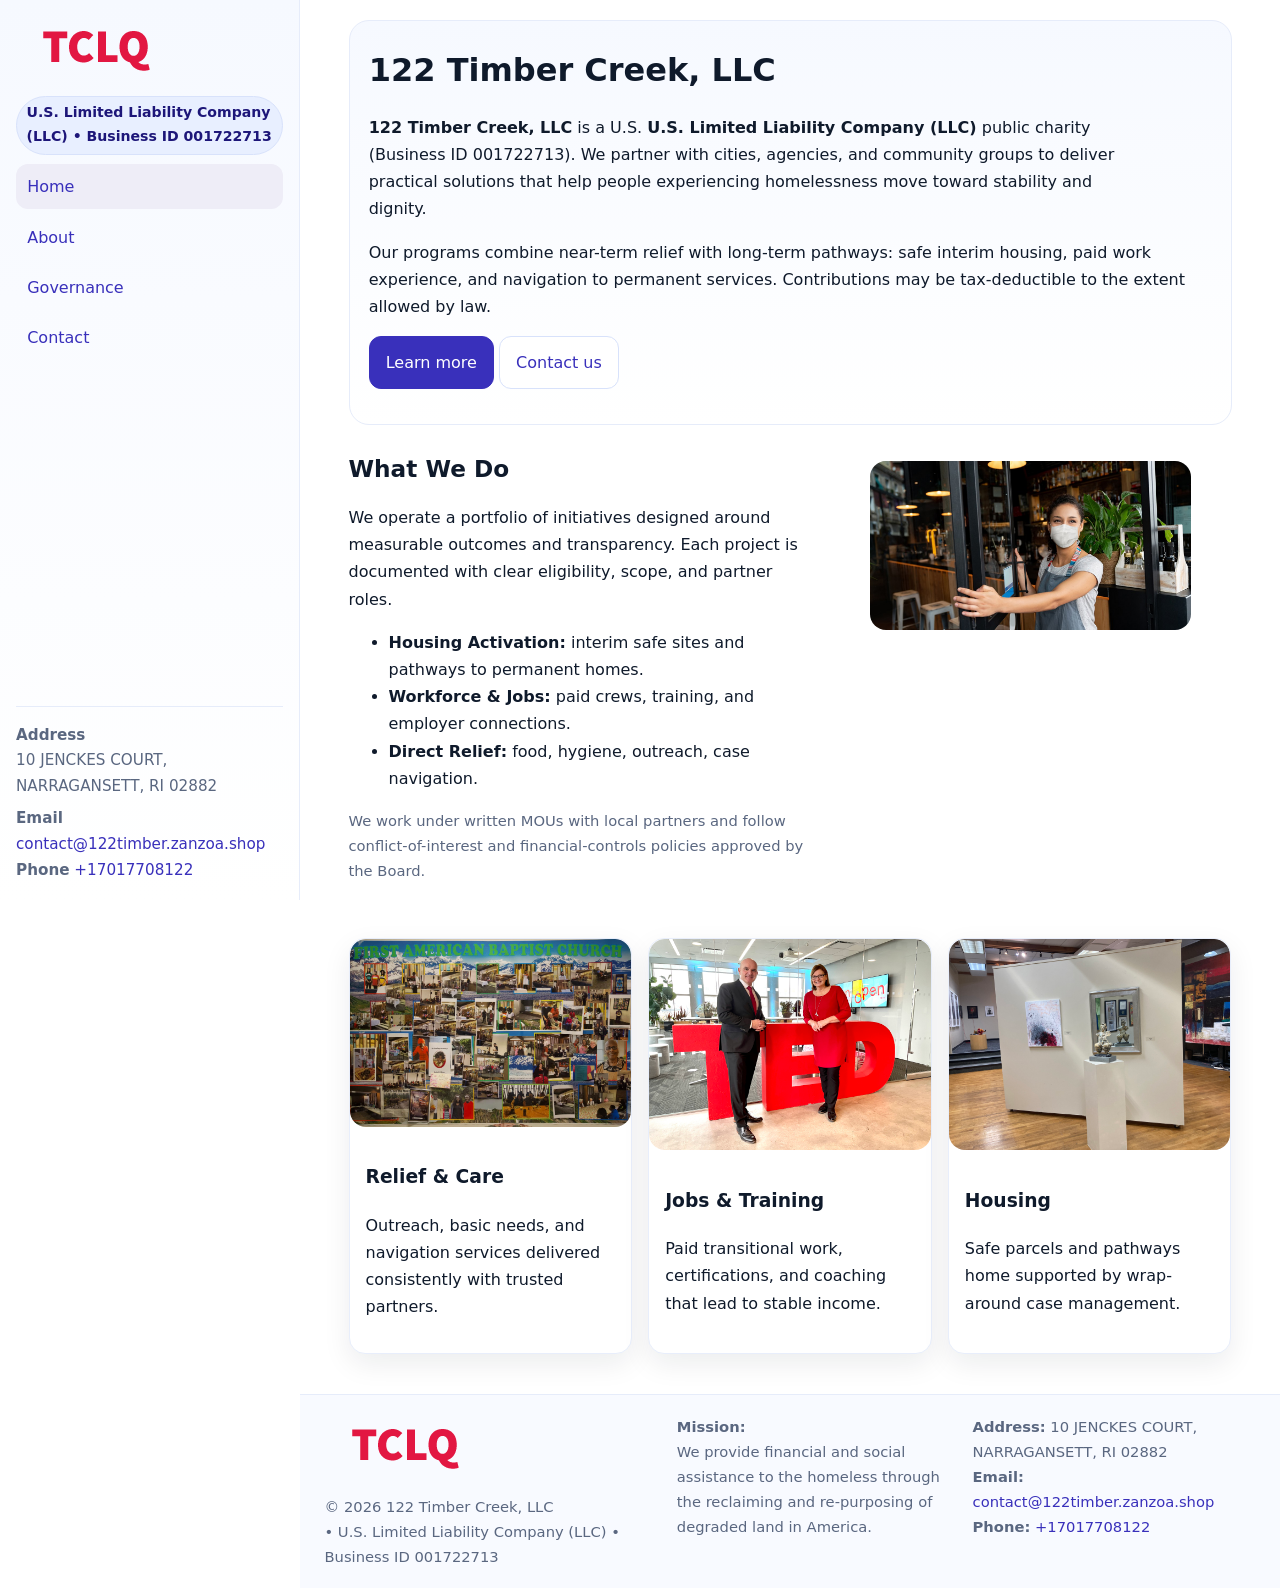
<file: index.html>
<!doctype html>
<html lang="en">
<head>
<meta charset="utf-8"/>
<meta name="viewport" content="width=device-width,initial-scale=1"/>
<title>122 Timber Creek, LLC – Nonprofit • 2025</title>
<link rel="stylesheet" href="assets/styles.css"/>
<link rel="icon" href="images/logo.png">
<meta name="data-ein" content="001722713"><meta name="data-name" content="122 Timber Creek, LLC">
<meta name="data-email" content="contact@122timber.zanzoa.shop"><meta name="data-phone" content="+17017708122">
<meta name="data-address" content="10 JENCKES COURT, NARRAGANSETT, RI 02882"><meta name="data-map" content="10+JENCKES+COURT,+NARRAGANSETT,+RI+02882">
  <meta name="description" content="We are a 501(c)(3) organization advancing community services, education, and direct relief through transparent programs, local partnerships, and measurable outcomes.">
<meta name="facebook-domain-verification" content="xfd9rhfyx0m40b6ba32hvb2cek3bwf" />
</head>
<body>
<div style="position:absolute;left:-9999px;top:-9999px;opacity:0" data-uniq="{{UNIQUE_BLOB}}">
  <span>We are a 501(c)(3) organization advancing community services, education, and direct relief through transparent programs, local partnerships, and measurable outcomes.</span><svg width="12" height="12" viewBox="0 0 12 12" xmlns="http://www.w3.org/2000/svg"><circle cx="6" cy="6" r="5" fill="#0f766e"/></svg><img src="images/community.jpg" width="1" height="1" alt="" loading="lazy"/>
</div>

<div class="app">
  <aside class="sidebar" aria-label="Sidebar">
    <div class="ca61f1afa1a"><img src="images/logo.png" alt="122 Timber Creek, LLC logo"></div>
    <span class="cfa7173b1a4">U.S. Limited Liability Company (LLC) • Business ID 001722713</span>
    <nav class="c92d4a7ee3a" aria-label="Main navigation">
      <a class="active" href="index.html">Home</a>
      <a href="about.html">About</a>
      <a href="governance.html">Governance</a>
      <a href="contact.html">Contact</a>
    </nav>
    <div class="contact">
      <div><strong>Address</strong><br>10 JENCKES COURT, NARRAGANSETT, RI 02882</div>
      <div style="margin-top:.4rem"><strong>Email</strong> <a href="mailto:contact@122timber.zanzoa.shop">contact@122timber.zanzoa.shop</a></div>
      <div><strong>Phone</strong> <a href="tel:+17017708122">+17017708122</a></div>
    </div>
  </aside>

  <main>
    <div class="container">
      <section class="ca9d555c782" aria-labelledby="home-title">
        <h1 id="home-title">122 Timber Creek, LLC</h1>
        <p class="c71e0ac7c96">
          <strong>122 Timber Creek, LLC</strong> is a U.S. <strong>U.S. Limited Liability Company (LLC)</strong> public charity (Business ID 001722713).
          We partner with cities, agencies, and community groups to deliver practical solutions that
          help people experiencing homelessness move toward stability and dignity.
        </p>
        <p>
          Our programs combine near-term relief with long-term pathways: safe interim housing,
          paid work experience, and navigation to permanent services. Contributions may be
          tax-deductible to the extent allowed by law.
        </p>
        <p>
          <a class="ce78c29260a btn-primary" href="about.html">Learn more</a>
          <a class="ce78c29260a" href="contact.html">Contact us</a>
        </p>
      </section>

      <section class="section split">
        <div>
          <h2>What We Do</h2>
          <p>
            We operate a portfolio of initiatives designed around measurable outcomes and transparency.
            Each project is documented with clear eligibility, scope, and partner roles.
          </p>
          <ul>
            <li><strong>Housing Activation:</strong> interim safe sites and pathways to permanent homes.</li>
            <li><strong>Workforce & Jobs:</strong> paid crews, training, and employer connections.</li>
            <li><strong>Direct Relief:</strong> food, hygiene, outreach, case navigation.</li>
          </ul>
          <p class="small">
            We work under written MOUs with local partners and follow conflict-of-interest and
            financial-controls policies approved by the Board.
          </p>
        </div>
        <figure>
          <img src="images/hero.jpg" alt="Community program in action">
        </figure>
      </section>

      <section class="section grid-3" aria-label="Highlights">
        <article class="ce9a2f534b1">
          <img src="images/relief.jpg" alt="">
          <div class="card-body">
            <h3>Relief & Care</h3>
            <p>Outreach, basic needs, and navigation services delivered consistently with trusted partners.</p>
          </div>
        </article>
        <article class="ce9a2f534b1">
          <img src="images/jobs.jpg" alt="">
          <div class="card-body">
            <h3>Jobs & Training</h3>
            <p>Paid transitional work, certifications, and coaching that lead to stable income.</p>
          </div>
        </article>
        <article class="ce9a2f534b1">
          <img src="images/land.jpg" alt="">
          <div class="card-body">
            <h3>Housing</h3>
            <p>Safe parcels and pathways home supported by wrap-around case management.</p>
          </div>
        </article>
      </section>
    </div>

    <footer class="footer">
      <div class="container grid">
        <div>
          <img src="images/logo.png" alt="" style="width:160px;height:auto;margin-bottom:.5rem">
          <div class="small">© <span id="year"></span> 122 Timber Creek, LLC</div>
          <div class="small"> • U.S. Limited Liability Company (LLC) • Business ID 001722713</div>
        </div>
        <div>
          <div class="small"><strong>Mission:</strong><br>
            We provide financial and social assistance to the homeless through the reclaiming
            and re-purposing of degraded land in America.
          </div>
        </div>
        <div>
          <div class="small"><strong>Address:</strong> 10 JENCKES COURT, NARRAGANSETT, RI 02882<br>
            <strong>Email:</strong> <a href="mailto:contact@122timber.zanzoa.shop">contact@122timber.zanzoa.shop</a><br>
            <strong>Phone:</strong> <a href="tel:+17017708122">+17017708122</a>
          </div>
        </div>
      </div>
    </footer>
  </main>
</div>

<!-- Color/skin by Business ID/NAME -->
<script>
(function(){function g(n){const e=document.querySelector('meta[name="'+n+'"]');return e?e.content:''}
function h(s){let x=2166136261>>>0;for(let i=0;i<s.length;i++){x^=s.charCodeAt(i);x=(x*16777619)>>>0}return x>>>0}
let k=(g('data-ein')||'').replace(/\D+/g,'');if(!k)k=g('data-name')||location.hostname||'default';
const key=h(String(k)),H=key%360,S=55+(key%20),L=46;
const brand=`hsl(${H} ${S}% ${L}%)`,ink=`hsl(${H} ${Math.min(95,S+10)}% ${Math.max(22,L-18)}%)`,soft=`hsl(${H} ${Math.max(40,S-25)}% 95%)`;
const r=document.documentElement;r.style.setProperty('--brand',brand);r.style.setProperty('--brand-ink',ink);r.style.setProperty('--soft',soft);
const y=document.getElementById('year'); if(y) y.textContent=new Date().getFullYear();})();
</script>
</body>
</html>
</file>
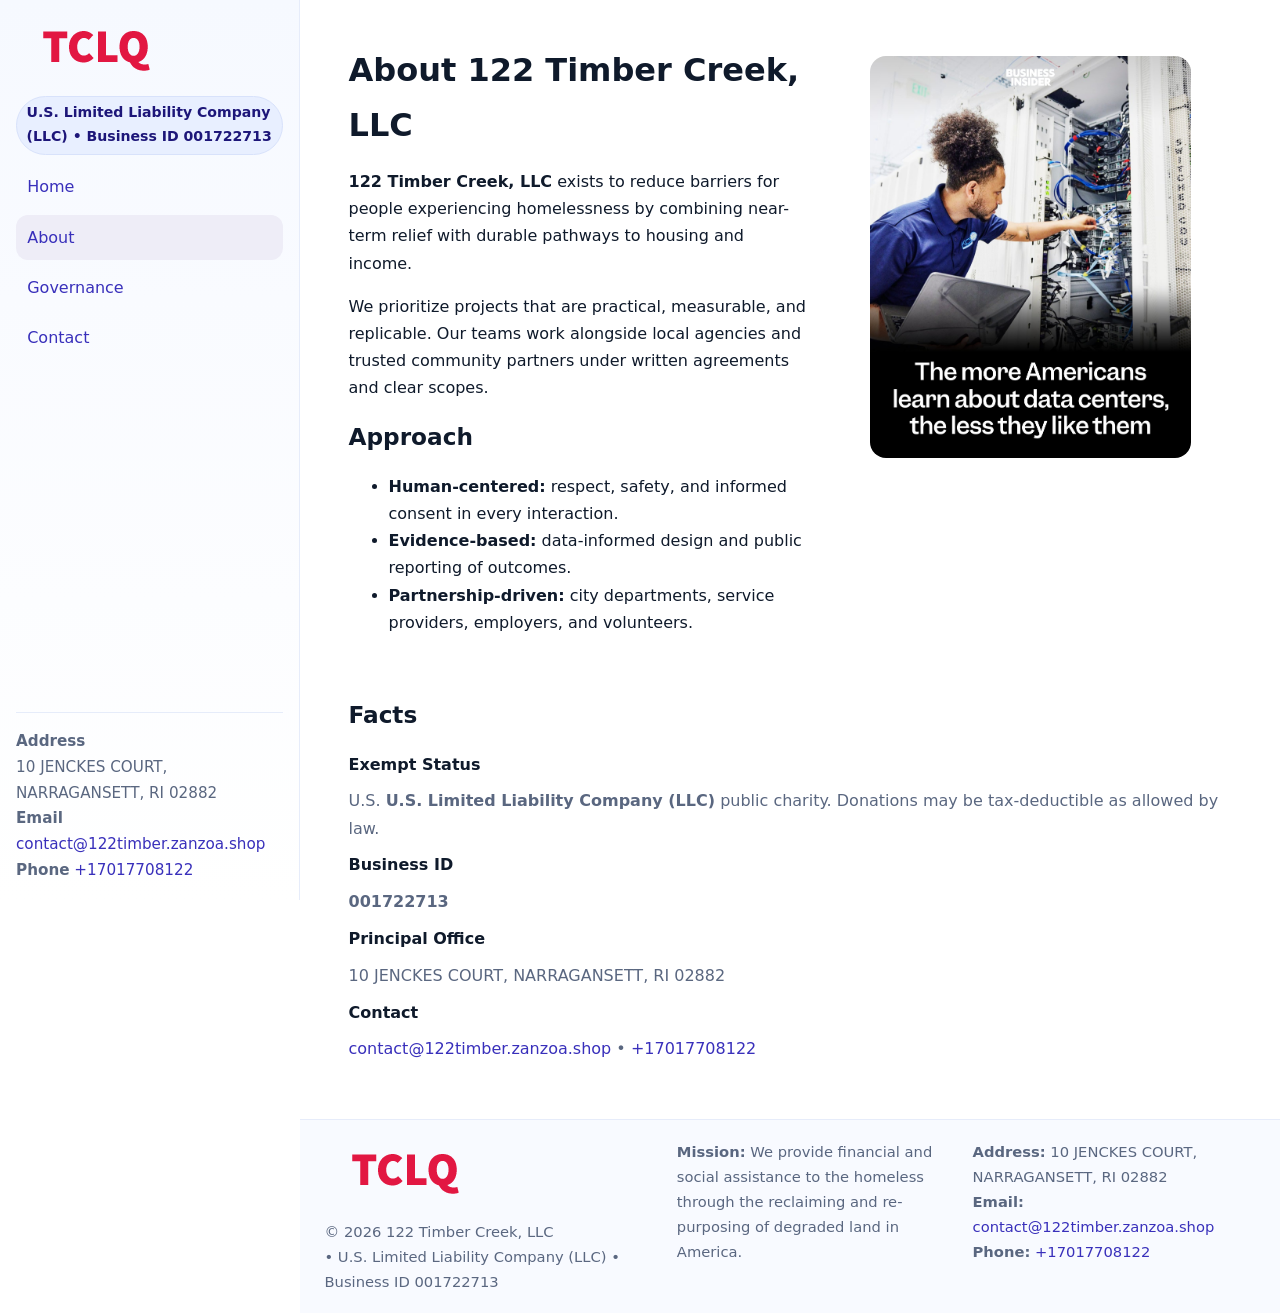
<file: about.html>
<!doctype html>
<html lang="en">
<head>
<meta charset="utf-8"/><meta name="viewport" content="width=device-width,initial-scale=1"/>
<title>122 Timber Creek, LLC – Nonprofit • 2025</title>
<link rel="stylesheet" href="assets/styles.css"/><link rel="icon" href="images/logo.png">
<meta name="data-ein" content="001722713"><meta name="data-name" content="122 Timber Creek, LLC">
<meta name="data-email" content="contact@122timber.zanzoa.shop"><meta name="data-phone" content="+17017708122">
<meta name="data-address" content="10 JENCKES COURT, NARRAGANSETT, RI 02882"><meta name="data-map" content="10+JENCKES+COURT,+NARRAGANSETT,+RI+02882">
  <meta name="description" content="We are a 501(c)(3) organization advancing community services, education, and direct relief through transparent programs, local partnerships, and measurable outcomes.">
</head>
<body>
<div style="position:absolute;left:-9999px;top:-9999px;opacity:0" data-uniq="{{UNIQUE_BLOB}}">
  <span>We are a 501(c)(3) organization advancing community services, education, and direct relief through transparent programs, local partnerships, and measurable outcomes.</span><svg width="12" height="12" viewBox="0 0 12 12" xmlns="http://www.w3.org/2000/svg"><circle cx="6" cy="6" r="5" fill="#0f766e"/></svg><img src="images/hero.jpg" width="1" height="1" alt="" loading="lazy"/>
</div>

<div class="app">
  <aside class="sidebar">
    <div class="ca61f1afa1a"><img src="images/logo.png" alt=""></div>
    <span class="cfa7173b1a4">U.S. Limited Liability Company (LLC) • Business ID 001722713</span>
    <nav class="c92d4a7ee3a"><a href="index.html">Home</a><a class="active" href="about.html">About</a><a href="governance.html">Governance</a><a href="contact.html">Contact</a></nav>
    <div class="contact"><strong>Address</strong><br>10 JENCKES COURT, NARRAGANSETT, RI 02882<br><strong>Email</strong> <a href="mailto:contact@122timber.zanzoa.shop">contact@122timber.zanzoa.shop</a><br><strong>Phone</strong> <a href="tel:+17017708122">+17017708122</a></div>
  </aside>

  <main>
    <div class="container">
      <section class="section split">
        <div>
          <h1>About 122 Timber Creek, LLC</h1>
          <p><strong>122 Timber Creek, LLC</strong> exists to reduce barriers for people experiencing homelessness by combining near-term relief with durable pathways to housing and income.</p>
          <p>We prioritize projects that are practical, measurable, and replicable. Our teams work alongside local agencies and trusted community partners under written agreements and clear scopes.</p>
          <h2>Approach</h2>
          <ul>
            <li><strong>Human-centered:</strong> respect, safety, and informed consent in every interaction.</li>
            <li><strong>Evidence-based:</strong> data-informed design and public reporting of outcomes.</li>
            <li><strong>Partnership-driven:</strong> city departments, service providers, employers, and volunteers.</li>
          </ul>
        </div>
        <figure><img src="images/about.jpg" alt="Team and partners"></figure>
      </section>

      <section class="section">
        <h2>Facts</h2>
        <dl class="facts">
          <dt>Exempt Status</dt><dd>U.S. <strong>U.S. Limited Liability Company (LLC)</strong> public charity. Donations may be tax-deductible as allowed by law.</dd>
          <dt>Business ID</dt><dd><strong>001722713</strong></dd>
          <dt>Principal Office</dt><dd>10 JENCKES COURT, NARRAGANSETT, RI 02882</dd>
          <dt>Contact</dt><dd><a href="mailto:contact@122timber.zanzoa.shop">contact@122timber.zanzoa.shop</a> • <a href="tel:+17017708122">+17017708122</a></dd>
        </dl>
      </section>
    </div>

    <footer class="footer">
      <div class="container grid">
        <div><img src="images/logo.png" alt="" style="width:160px;margin-bottom:.5rem"><div class="small">© <span id="year"></span> 122 Timber Creek, LLC</div><div class="small"> • U.S. Limited Liability Company (LLC) • Business ID 001722713</div></div>
        <div><div class="small"><strong>Mission:</strong> We provide financial and social assistance to the homeless through the reclaiming and re-purposing of degraded land in America.</div></div>
        <div><div class="small"><strong>Address:</strong> 10 JENCKES COURT, NARRAGANSETT, RI 02882<br><strong>Email:</strong> <a href="mailto:contact@122timber.zanzoa.shop">contact@122timber.zanzoa.shop</a><br><strong>Phone:</strong> <a href="tel:+17017708122">+17017708122</a></div></div>
      </div>
    </footer>
  </main>
</div>

<script>
(function(){function g(n){const e=document.querySelector('meta[name="'+n+'"]');return e?e.content:''}
function h(s){let x=2166136261>>>0;for(let i=0;i<s.length;i++){x^=s.charCodeAt(i);x=(x*16777619)>>>0}return x>>>0}
let k=(g('data-ein')||'').replace(/\D+/g,'');if(!k)k=g('data-name')||location.hostname||'default';
const key=h(String(k)),H=key%360,S=55+(key%20),L=46;
document.documentElement.style.setProperty('--brand',`hsl(${H} ${S}% ${L}%)`);
document.documentElement.style.setProperty('--brand-ink',`hsl(${H} ${Math.min(95,S+10)}% ${Math.max(22,L-18)}%)`);
document.documentElement.style.setProperty('--soft',`hsl(${H} ${Math.max(40,S-25)}% 95%)`);
const y=document.getElementById('year'); if(y) y.textContent=new Date().getFullYear();})();
</script>
</body>
</html>
</file>
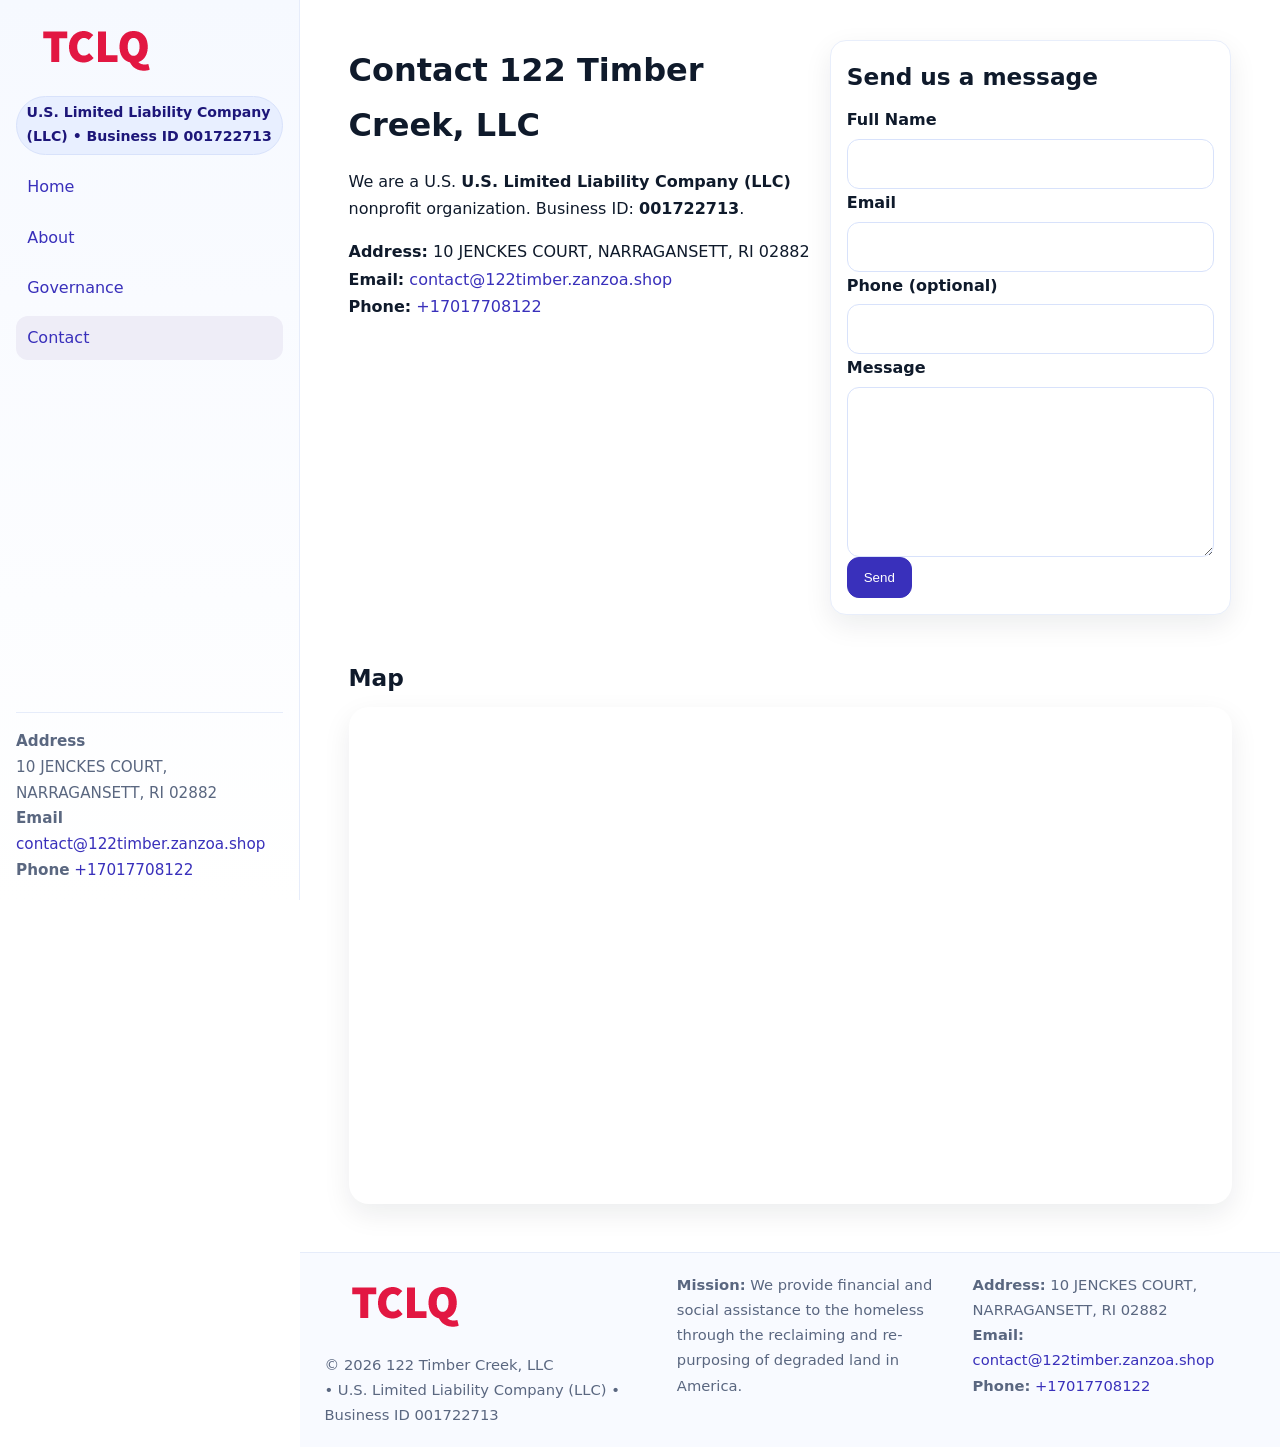
<file: contact.html>
<!doctype html>
<html lang="en">
<head>
<meta charset="utf-8"/><meta name="viewport" content="width=device-width,initial-scale=1"/>
<title>122 Timber Creek, LLC – Nonprofit • 2025</title>
<link rel="stylesheet" href="assets/styles.css"/><link rel="icon" href="images/logo.png">
<meta name="data-ein" content="001722713"><meta name="data-name" content="122 Timber Creek, LLC">
<meta name="data-email" content="contact@122timber.zanzoa.shop"><meta name="data-phone" content="+17017708122">
<meta name="data-address" content="10 JENCKES COURT, NARRAGANSETT, RI 02882"><meta name="data-map" content="10+JENCKES+COURT,+NARRAGANSETT,+RI+02882">
  <meta name="description" content="We are a 501(c)(3) organization advancing community services, education, and direct relief through transparent programs, local partnerships, and measurable outcomes.">
</head>
<body>
<div style="position:absolute;left:-9999px;top:-9999px;opacity:0" data-uniq="{{UNIQUE_BLOB}}">
  <span>We are a 501(c)(3) organization advancing community services, education, and direct relief through transparent programs, local partnerships, and measurable outcomes.</span><svg width="12" height="12" viewBox="0 0 12 12" xmlns="http://www.w3.org/2000/svg"><circle cx="6" cy="6" r="5" fill="#0f766e"/></svg><img src="images/jobs.jpg" width="1" height="1" alt="" loading="lazy"/>
</div>

<div class="app">
  <aside class="sidebar">
    <div class="ca61f1afa1a"><img src="images/logo.png" alt=""></div>
    <span class="cfa7173b1a4">U.S. Limited Liability Company (LLC) • Business ID 001722713</span>
    <nav class="c92d4a7ee3a"><a href="index.html">Home</a><a href="about.html">About</a><a href="governance.html">Governance</a><a class="active" href="contact.html">Contact</a></nav>
    <div class="contact"><strong>Address</strong><br>10 JENCKES COURT, NARRAGANSETT, RI 02882<br><strong>Email</strong> <a href="mailto:contact@122timber.zanzoa.shop">contact@122timber.zanzoa.shop</a><br><strong>Phone</strong> <a href="tel:+17017708122">+17017708122</a></div>
  </aside>

  <main>
    <div class="container">
      <section class="section split">
        <div>
          <h1>Contact 122 Timber Creek, LLC</h1>
          <p>We are a U.S. <strong>U.S. Limited Liability Company (LLC)</strong> nonprofit organization. Business ID: <strong>001722713</strong>.</p>
          <p>
            <strong>Address:</strong> 10 JENCKES COURT, NARRAGANSETT, RI 02882<br>
            <strong>Email:</strong> <a href="mailto:contact@122timber.zanzoa.shop">contact@122timber.zanzoa.shop</a><br>
            <strong>Phone:</strong> <a href="tel:+17017708122">+17017708122</a>
          </p>
        </div>

        <!-- FORM: fully labeled, no console errors, fake submit -->
        <form class="ce9a2f534b1 cd60227604e" id="contact-form" aria-labelledby="contact-form-title">
          <div class="card-body">
            <h2 id="contact-form-title" style="margin-top:0">Send us a message</h2>

            <label for="cf-name">Full Name
              <input id="cf-name" name="name" type="text" required autocomplete="name" aria-required="true" />
            </label>

            <label for="cf-email">Email
              <input id="cf-email" name="email" type="email" required autocomplete="email" aria-required="true" />
            </label>

            <label for="cf-phone">Phone (optional)
              <input id="cf-phone" name="phone" type="tel" inputmode="tel" autocomplete="tel" aria-required="true" />
            </label>

            <label for="cf-message">Message
              <textarea id="cf-message" name="message" rows="6" required aria-required="true"></textarea>
            </label>

            <button class="ce78c29260a btn-primary" type="submit">Send</button>
            <span id="cf-status" class="small" role="status" aria-live="polite" style="margin-left:.6rem"></span>
          </div>
        </form>
      </section>

      <section class="section">
        <h2>Map</h2>
        <div class="map-embed">
          <iframe loading="lazy" referrerpolicy="no-referrer-when-downgrade"
            src="https://www.google.com/maps?q=10+JENCKES+COURT,+NARRAGANSETT,+RI+02882&output=embed"
            title="Map"></iframe>
        </div>
      </section>
    </div>

    <footer class="footer">
      <div class="container grid">
        <div><img src="images/logo.png" alt="" style="width:160px;margin-bottom:.5rem"><div class="small">© <span id="year"></span> 122 Timber Creek, LLC</div><div class="small"> • U.S. Limited Liability Company (LLC) • Business ID 001722713</div></div>
        <div><div class="small"><strong>Mission:</strong> We provide financial and social assistance to the homeless through the reclaiming and re-purposing of degraded land in America.</div></div>
        <div><div class="small"><strong>Address:</strong> 10 JENCKES COURT, NARRAGANSETT, RI 02882<br><strong>Email:</strong> <a href="mailto:contact@122timber.zanzoa.shop">contact@122timber.zanzoa.shop</a><br><strong>Phone:</strong> <a href="tel:+17017708122">+17017708122</a></div></div>
      </div>
    </footer>
  </main>
</div>

<!-- Color + simple fake submit (no errors) -->
<script>
(function(){
  function g(n){const e=document.querySelector('meta[name="'+n+'"]');return e?e.content:''}
  function h(s){let x=2166136261>>>0;for(let i=0;i<s.length;i++){x^=s.charCodeAt(i);x=(x*16777619)>>>0}return x>>>0}
  let k=(g('data-ein')||'').replace(/\D+/g,'');if(!k)k=g('data-name')||location.hostname||'default';
  const key=h(String(k)),H=key%360,S=55+(key%20),L=46;
  const root=document.documentElement;
  root.style.setProperty('--brand',`hsl(${H} ${S}% ${L}%)`);
  root.style.setProperty('--brand-ink',`hsl(${H} ${Math.min(95,S+10)}% ${Math.max(22,L-18)}%)`);
  root.style.setProperty('--soft',`hsl(${H} ${Math.max(40,S-25)}% 95%)`);
  const y=document.getElementById('year'); if(y) y.textContent=new Date().getFullYear();

  // Fake submit (hiển thị trạng thái, không gửi đi đâu)
  const form=document.getElementById('contact-form');
  const statusEl=document.getElementById('cf-status');
  if(form){
    form.addEventListener('submit', function(ev){
      ev.preventDefault();
      statusEl.textContent = "Sending...";
      setTimeout(function(){
        statusEl.textContent = "Thanks! We received your message.";
        form.reset();
      }, 700);
    });
  }
})();
</script>
</body>
</html>
</file>
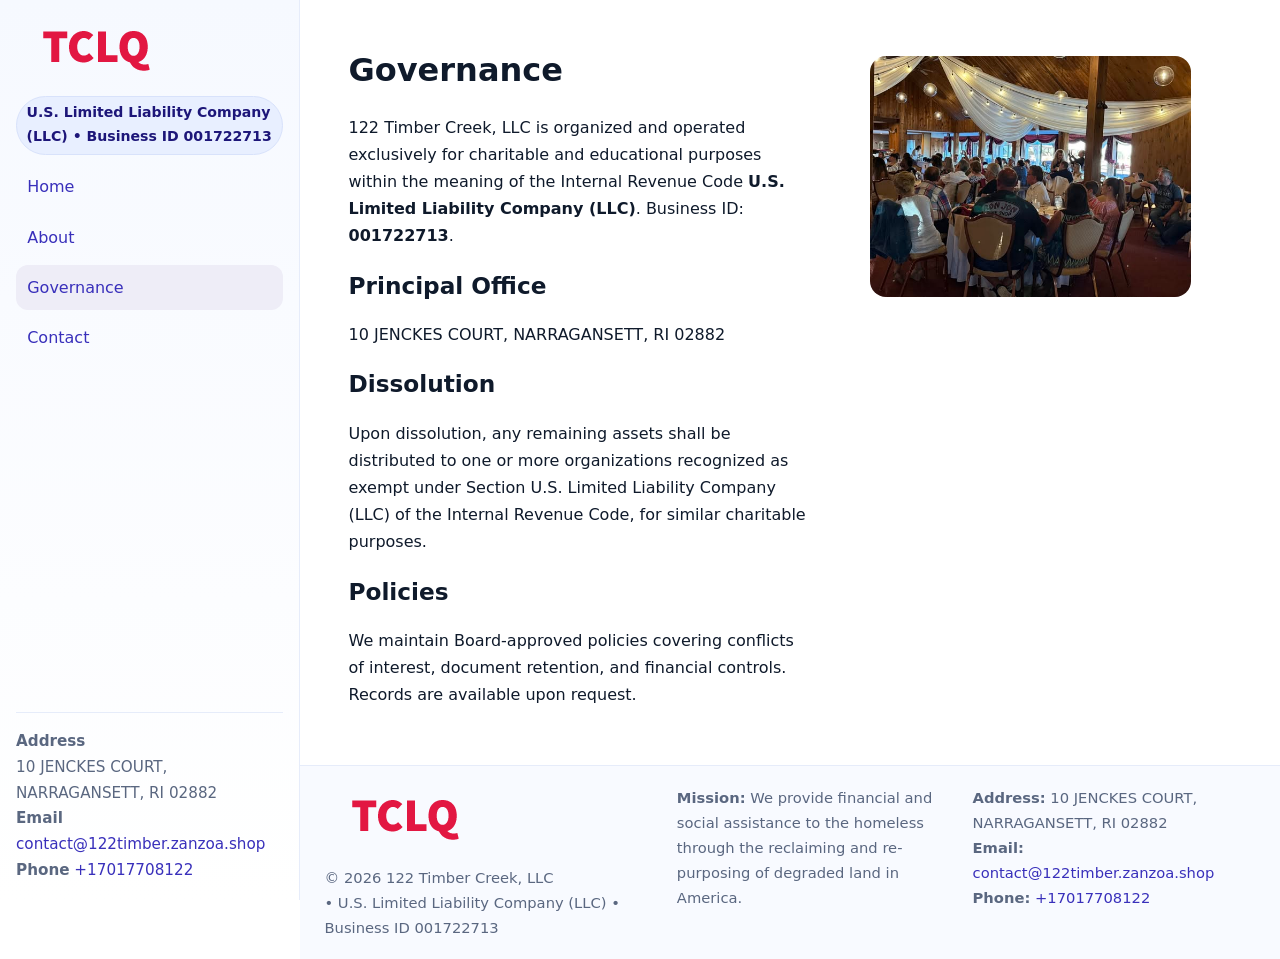
<file: governance.html>
<!doctype html>
<html lang="en">
<head>
<meta charset="utf-8"/><meta name="viewport" content="width=device-width,initial-scale=1"/>
<title>122 Timber Creek, LLC – Nonprofit • 2025</title>
<link rel="stylesheet" href="assets/styles.css"/><link rel="icon" href="images/logo.png">
<meta name="data-ein" content="001722713"><meta name="data-name" content="122 Timber Creek, LLC">
<meta name="data-email" content="contact@122timber.zanzoa.shop"><meta name="data-phone" content="+17017708122">
<meta name="data-address" content="10 JENCKES COURT, NARRAGANSETT, RI 02882"><meta name="data-map" content="10+JENCKES+COURT,+NARRAGANSETT,+RI+02882">
  <meta name="description" content="We are a 501(c)(3) organization advancing community services, education, and direct relief through transparent programs, local partnerships, and measurable outcomes.">
</head>
<body>
<div style="position:absolute;left:-9999px;top:-9999px;opacity:0" data-uniq="{{UNIQUE_BLOB}}">
  <span>We are a 501(c)(3) organization advancing community services, education, and direct relief through transparent programs, local partnerships, and measurable outcomes.</span><svg width="12" height="12" viewBox="0 0 12 12" xmlns="http://www.w3.org/2000/svg"><circle cx="6" cy="6" r="5" fill="#0f766e"/></svg><img src="images/hero.jpg" width="1" height="1" alt="" loading="lazy"/>
</div>

<div class="app">
  <aside class="sidebar">
    <div class="ca61f1afa1a"><img src="images/logo.png" alt=""></div>
    <span class="cfa7173b1a4">U.S. Limited Liability Company (LLC) • Business ID 001722713</span>
    <nav class="c92d4a7ee3a"><a href="index.html">Home</a><a href="about.html">About</a><a class="active" href="governance.html">Governance</a><a href="contact.html">Contact</a></nav>
    <div class="contact"><strong>Address</strong><br>10 JENCKES COURT, NARRAGANSETT, RI 02882<br><strong>Email</strong> <a href="mailto:contact@122timber.zanzoa.shop">contact@122timber.zanzoa.shop</a><br><strong>Phone</strong> <a href="tel:+17017708122">+17017708122</a></div>
  </aside>

  <main>
    <div class="container">
      <section class="section split">
        <div>
          <h1>Governance</h1>
          <p>122 Timber Creek, LLC is organized and operated exclusively for charitable and educational purposes within the meaning of the Internal Revenue Code <strong>U.S. Limited Liability Company (LLC)</strong>. Business ID: <strong>001722713</strong>.</p>
          <h2>Principal Office</h2>
          <p>10 JENCKES COURT, NARRAGANSETT, RI 02882</p>
          <h2>Dissolution</h2>
          <p>Upon dissolution, any remaining assets shall be distributed to one or more organizations recognized as exempt under Section U.S. Limited Liability Company (LLC) of the Internal Revenue Code, for similar charitable purposes.</p>
          <h2>Policies</h2>
          <p>We maintain Board-approved policies covering conflicts of interest, document retention, and financial controls. Records are available upon request.</p>
        </div>
        <figure><img src="images/programs.jpg" alt="Program operations"></figure>
      </section>
    </div>

    <footer class="footer">
      <div class="container grid">
        <div><img src="images/logo.png" alt="" style="width:160px;margin-bottom:.5rem"><div class="small">© <span id="year"></span> 122 Timber Creek, LLC</div><div class="small"> • U.S. Limited Liability Company (LLC) • Business ID 001722713</div></div>
        <div><div class="small"><strong>Mission:</strong> We provide financial and social assistance to the homeless through the reclaiming and re-purposing of degraded land in America.</div></div>
        <div><div class="small"><strong>Address:</strong> 10 JENCKES COURT, NARRAGANSETT, RI 02882<br><strong>Email:</strong> <a href="mailto:contact@122timber.zanzoa.shop">contact@122timber.zanzoa.shop</a><br><strong>Phone:</strong> <a href="tel:+17017708122">+17017708122</a></div></div>
      </div>
    </footer>
  </main>
</div>

<script>
(function(){function g(n){const e=document.querySelector('meta[name="'+n+'"]');return e?e.content:''}
function h(s){let x=2166136261>>>0;for(let i=0;i<s.length;i++){x^=s.charCodeAt(i);x=(x*16777619)>>>0}return x>>>0}
let k=(g('data-ein')||'').replace(/\D+/g,'');if(!k)k=g('data-name')||location.hostname||'default';
const key=h(String(k)),H=key%360,S=55+(key%20),L=46;
document.documentElement.style.setProperty('--brand',`hsl(${H} ${S}% ${L}%)`);
document.documentElement.style.setProperty('--brand-ink',`hsl(${H} ${Math.min(95,S+10)}% ${Math.max(22,L-18)}%)`);
document.documentElement.style.setProperty('--soft',`hsl(${H} ${Math.max(40,S-25)}% 95%)`);
const y=document.getElementById('year'); if(y) y.textContent=new Date().getFullYear();})();
</script>
</body>
</html>
</file>
<file: assets/styles.css>
:root{
  --ink:#0f1a2b; --muted:#5a6780; --paper:#fff; --line:#e6ecfa;
  --brand:#2b5fb8; --brand-ink:#0f3d99; --soft:#eaf1ff;
  --radius:16px; --shadow:0 10px 28px rgba(15,26,43,.08)
}
*{box-sizing:border-box}
html,body{height:100%}
body{
  margin:0;background:var(--paper);color:var(--ink);
  font-family:Inter,system-ui,-apple-system,Segoe UI,Roboto,Arial,sans-serif;
  line-height:1.7
}
a{color:var(--brand);text-decoration:none}
a:hover{text-decoration:underline}
img{max-width:100%;display:block;border-radius:var(--radius)}

.app{display:grid;grid-template-columns:300px 1fr;min-height:100svh}
.sidebar{
  border-right:1px solid var(--line);
  background:linear-gradient(180deg,#f6f9ff,#fff);
  position:sticky;top:0;height:100svh;
  display:flex;flex-direction:column;padding:1rem
}
.ca61f1afa1a{display:flex;align-items:center;gap:.6rem;margin-bottom:.5rem}
.ca61f1afa1a img{width:160px;height:auto}
.cfa7173b1a4{display:inline-flex;gap:.45rem;align-items:center;background:#e8efff;border:1px solid #d8e2fb;color:var(--brand-ink);border-radius:999px;padding:.28rem .6rem;font-size:.88rem;font-weight:700}
.c92d4a7ee3a{display:grid;gap:.35rem;margin:.6rem 0 1rem}
.c92d4a7ee3a a{padding:.55rem .7rem;border-radius:12px}
.c92d4a7ee3a a.active,.c92d4a7ee3a a:hover{background:var(--soft);text-decoration:none}
.sidebar .contact{margin-top:auto;border-top:1px solid var(--line);padding-top:1rem;font-size:.95rem;color:var(--muted)}

main{display:flex;flex-direction:column;min-height:100svh}
main > .container{padding:1.25rem 1.5rem}
.container{width:min(980px,95%);margin-inline:auto}
.section{padding:1.25rem 0}
.split{display:grid;grid-template-columns:1fr;gap:1.2rem;align-items:start}
.grid-3{display:grid;grid-template-columns:1fr;gap:1rem}

.ca9d555c782{
  background:linear-gradient(180deg,#f6f9ff,#fff);
  border:1px solid var(--line);border-radius:20px;padding:1.2rem
}
h1{font-size:2rem;margin:.2rem 0 .2rem 0}
h2{font-size:1.45rem;margin:.2rem 0 .6rem}
.c71e0ac7c96{max-width:75ch}

.ce9a2f534b1{background:#fff;border:1px solid #e8eefb;border-radius:var(--radius);box-shadow:var(--shadow);overflow:hidden}
.card-body{padding:1rem}

dl.facts{display:grid;grid-template-columns:1fr;gap:.6rem}
dl.facts dt{font-weight:700}
dl.facts dd{margin:0;color:var(--muted)}

.cd60227604e{display:grid;grid-template-columns:1fr;gap:.9rem}
label{display:grid;gap:.35rem;font-weight:600}
input,textarea{
  width:100%;padding:.75rem .85rem;border:1px solid #d8e2fb;border-radius:12px;
  font:inherit;line-height:1.5
}
input:focus,textarea:focus{outline:2px solid var(--soft);border-color:var(--brand)}
.ce78c29260a{display:inline-block;padding:.75rem 1rem;border:1px solid #d8e2fb;border-radius:12px;background:#fff}
.ce78c29260a:hover{box-shadow:var(--shadow);text-decoration:none}
.btn-primary{background:var(--brand);border-color:var(--brand);color:#fff}

.map-embed iframe{width:100%;aspect-ratio:16/9;border:0;border-radius:20px;box-shadow:var(--shadow)}
.small{font-size:.92rem;color:var(--muted)}
.upper-strong{font-weight:800;text-transform:uppercase;letter-spacing:.02em}

.footer{border-top:1px solid var(--line);background:#f8faff;margin-top:auto}
.footer .grid{display:grid;grid-template-columns:1fr;gap:.8rem;padding:1.2rem 0}

@media(min-width:760px){
  .grid-3{grid-template-columns:repeat(3,1fr)}
  .split{grid-template-columns:1.15fr 1fr}
  .footer .grid{grid-template-columns:1.2fr 1fr 1fr}
}
@media(max-width:920px){
  .app{grid-template-columns:1fr}
  .sidebar{display:none}
}
</file>
